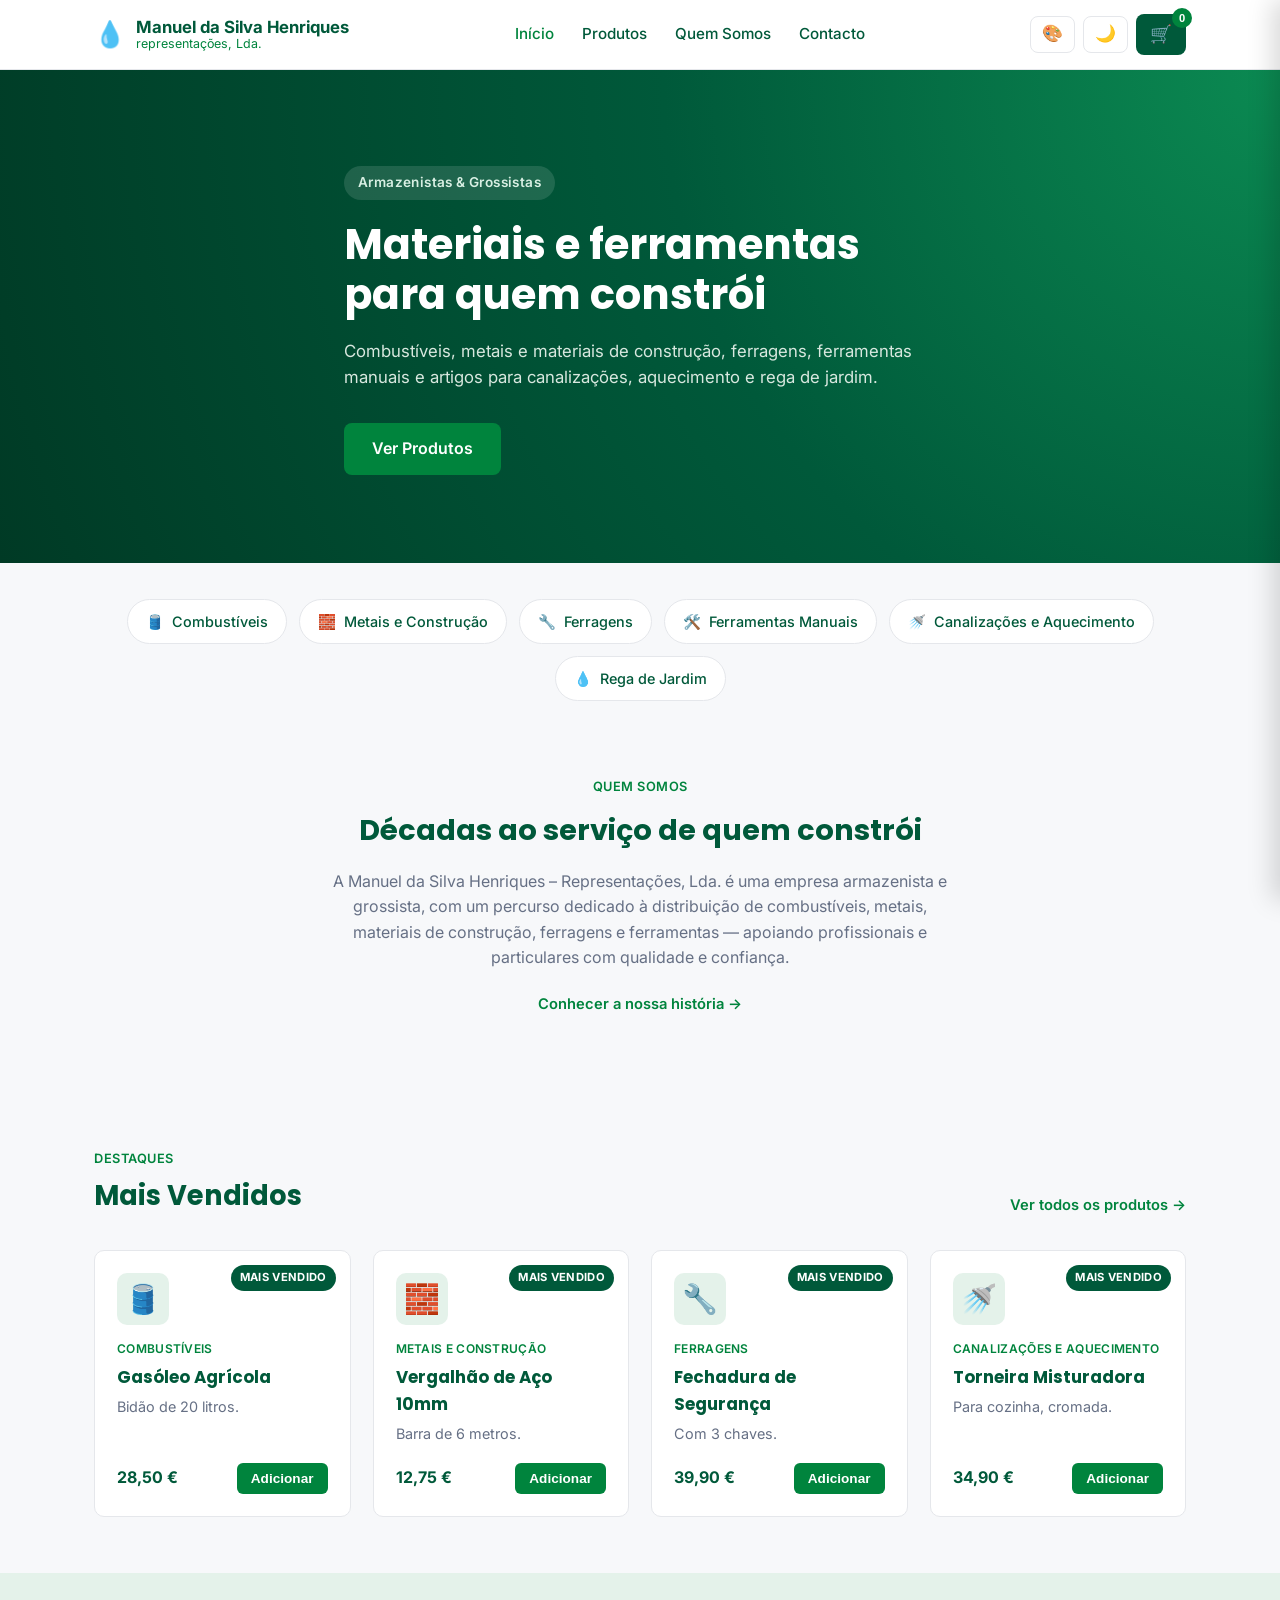
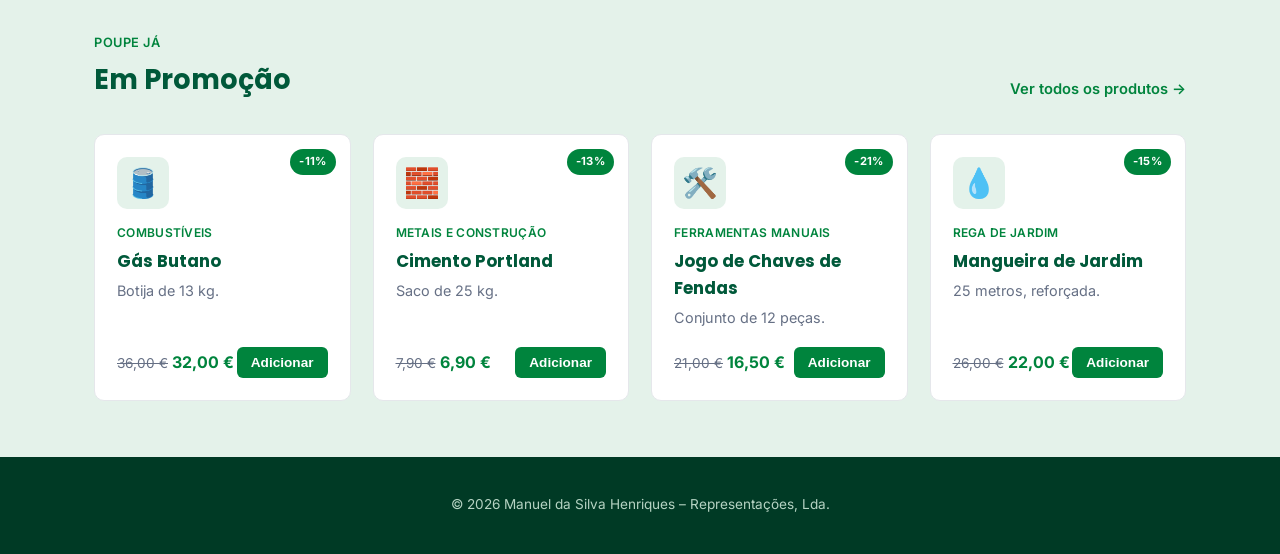
<file: index.html>
<!DOCTYPE html>
<html lang="pt">
<head>
  <meta charset="UTF-8">
  <meta name="viewport" content="width=device-width, initial-scale=1.0">
  <title>Manuel da Silva Henriques - Representações, Lda</title>
  <link rel="preconnect" href="https://fonts.googleapis.com">
  <link rel="preconnect" href="https://fonts.gstatic.com" crossorigin>
  <link href="https://fonts.googleapis.com/css2?family=Poppins:wght@600;700&family=Inter:wght@400;500;600&display=swap" rel="stylesheet">
  <link rel="stylesheet" href="styles.css">
  <script src="theme.js"></script>
</head>
<body>

  <header class="site-header">
    <div class="container header-inner">
      <a href="index.html" class="logo">
        <span class="logo-drop">💧</span>
        <span class="logo-text">
          <span class="logo-name">Manuel da Silva Henriques</span>
          <span class="logo-sub">representações, Lda.</span>
        </span>
      </a>
      <nav class="main-nav">
        <a href="index.html" class="nav-active">Início</a>
        <a href="produtos.html">Produtos</a>
        <a href="sobre.html">Quem Somos</a>
        <a href="contacto.html">Contacto</a>
      </nav>
      <div class="header-actions">
        <button id="palette-toggle" class="theme-btn" aria-label="Mudar cores">🎨</button>
        <button id="mode-toggle" class="theme-btn" aria-label="Modo escuro">🌙</button>
        <button id="cart-toggle" class="cart-toggle" aria-label="Abrir carrinho">
          🛒 <span id="cart-count" class="cart-badge" hidden>0</span>
        </button>
      </div>
    </div>
  </header>

  <section class="hero">
    <div class="container hero-inner">
      <span class="hero-tag">Armazenistas &amp; Grossistas</span>
      <h1>Materiais e ferramentas para quem constrói</h1>
      <p>Combustíveis, metais e materiais de construção, ferragens, ferramentas manuais e artigos para canalizações, aquecimento e rega de jardim.</p>
      <a href="produtos.html" class="cta-btn">Ver Produtos</a>
    </div>
  </section>

  <section class="quick-categories">
    <div class="container">
      <div id="category-links" class="category-links"></div>
    </div>
  </section>

  <section class="history">
    <div class="container history-inner">
      <div>
        <span class="section-tag">Quem Somos</span>
        <h2>Décadas ao serviço de quem constrói</h2>
        <p>A Manuel da Silva Henriques – Representações, Lda. é uma empresa armazenista e grossista, com um percurso dedicado à distribuição de combustíveis, metais, materiais de construção, ferragens e ferramentas — apoiando profissionais e particulares com qualidade e confiança.</p>
        <a href="sobre.html" class="link-arrow">Conhecer a nossa história →</a>
      </div>
    </div>
  </section>

  <section class="products">
    <div class="container">
      <div class="section-header">
        <div>
          <span class="section-tag">Destaques</span>
          <h2>Mais Vendidos</h2>
        </div>
        <a href="produtos.html" class="link-arrow">Ver todos os produtos →</a>
      </div>
      <div id="bestseller-grid" class="product-grid"></div>
    </div>
  </section>

  <section class="products promo-section">
    <div class="container">
      <div class="section-header">
        <div>
          <span class="section-tag">Poupe já</span>
          <h2>Em Promoção</h2>
        </div>
        <a href="produtos.html" class="link-arrow">Ver todos os produtos →</a>
      </div>
      <div id="promo-grid" class="product-grid"></div>
    </div>
  </section>

  <footer class="site-footer">
    <div class="container">
      <p>&copy; <span id="year"></span> Manuel da Silva Henriques – Representações, Lda.</p>
    </div>
  </footer>

  <!-- Carrinho -->
  <div id="cart-overlay" class="cart-overlay"></div>
  <aside id="cart-panel" class="cart-panel">
    <div class="cart-header">
      <h2>O Seu Carrinho</h2>
      <button id="cart-close" aria-label="Fechar carrinho">✕</button>
    </div>
    <div id="cart-items" class="cart-items"></div>
    <p id="cart-empty" class="cart-empty">O seu carrinho está vazio.</p>
    <div class="cart-footer">
      <div class="cart-total-row">
        <span>Total</span>
        <strong id="cart-total">0,00 €</strong>
      </div>
      <button id="send-order" class="send-order-btn">Enviar Pedido por Email</button>
      <p class="cart-note">Sem pagamento online por agora — o pedido é enviado por email e a empresa entra em contacto.</p>
    </div>
  </aside>

  <script src="products.js"></script>
  <script src="cart.js"></script>
  <script src="shop.js"></script>
  <script src="home.js"></script>
  <script src="common.js"></script>
</body>
</html>
</file>
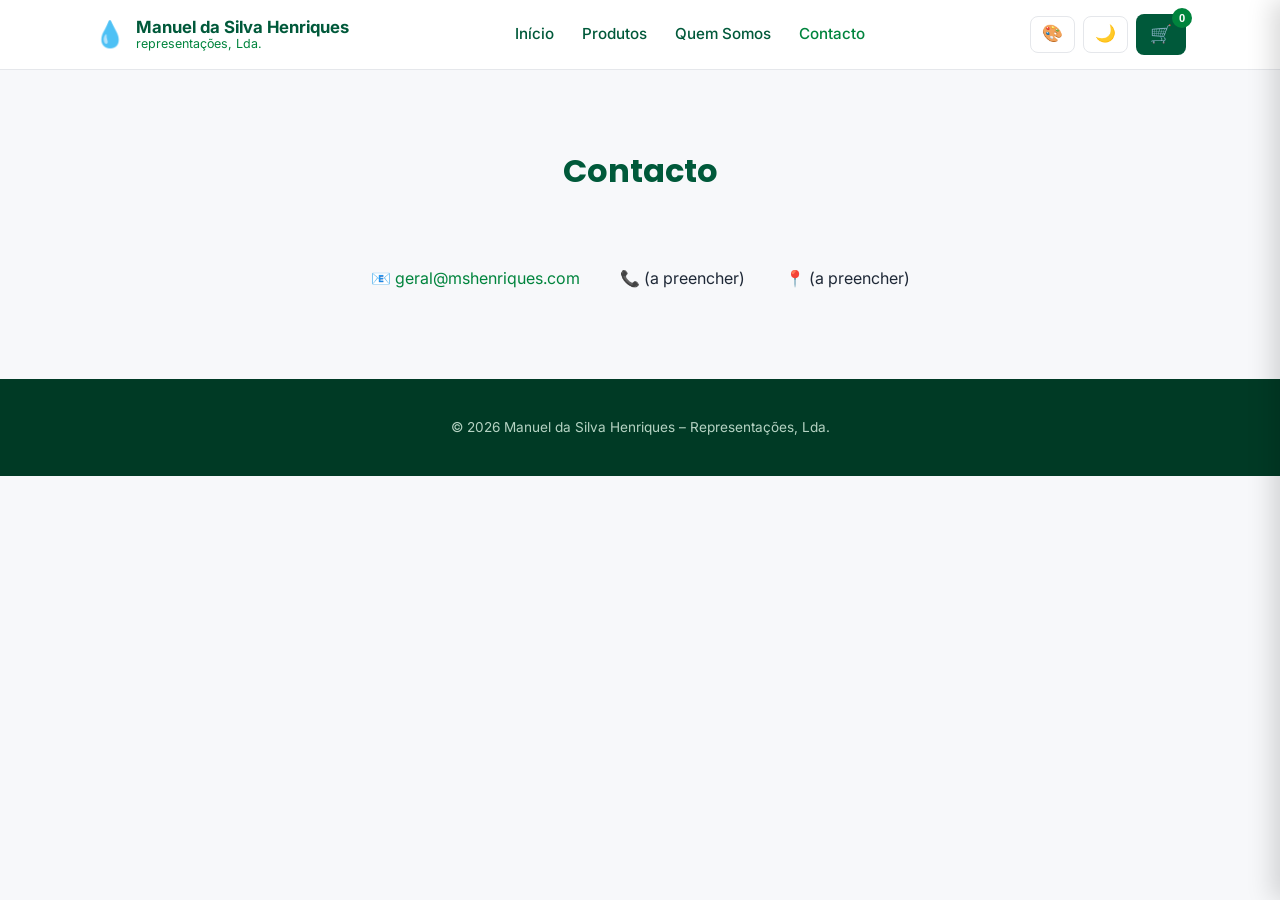
<file: contacto.html>
<!DOCTYPE html>
<html lang="pt">
<head>
  <meta charset="UTF-8">
  <meta name="viewport" content="width=device-width, initial-scale=1.0">
  <title>Contacto - Manuel da Silva Henriques</title>
  <link rel="preconnect" href="https://fonts.googleapis.com">
  <link rel="preconnect" href="https://fonts.gstatic.com" crossorigin>
  <link href="https://fonts.googleapis.com/css2?family=Poppins:wght@600;700&family=Inter:wght@400;500;600&display=swap" rel="stylesheet">
  <link rel="stylesheet" href="styles.css">
  <script src="theme.js"></script>
</head>
<body>

  <header class="site-header">
    <div class="container header-inner">
      <a href="index.html" class="logo">
        <span class="logo-drop">💧</span>
        <span class="logo-text">
          <span class="logo-name">Manuel da Silva Henriques</span>
          <span class="logo-sub">representações, Lda.</span>
        </span>
      </a>
      <nav class="main-nav">
        <a href="index.html">Início</a>
        <a href="produtos.html">Produtos</a>
        <a href="sobre.html">Quem Somos</a>
        <a href="contacto.html" class="nav-active">Contacto</a>
      </nav>
      <div class="header-actions">
        <button id="palette-toggle" class="theme-btn" aria-label="Mudar cores">🎨</button>
        <button id="mode-toggle" class="theme-btn" aria-label="Modo escuro">🌙</button>
        <button id="cart-toggle" class="cart-toggle" aria-label="Abrir carrinho">
          🛒 <span id="cart-count" class="cart-badge" hidden>0</span>
        </button>
      </div>
    </div>
  </header>

  <section class="page-header">
    <div class="container">
      <h1>Contacto</h1>
    </div>
  </section>

  <section class="contact-page">
    <div class="container contact-grid">
      <p>📧 <a href="mailto:geral@mshenriques.com">geral@mshenriques.com</a></p>
      <p>📞 (a preencher)</p>
      <p>📍 (a preencher)</p>
    </div>
  </section>

  <footer class="site-footer">
    <div class="container">
      <p>&copy; <span id="year"></span> Manuel da Silva Henriques – Representações, Lda.</p>
    </div>
  </footer>

  <!-- Carrinho -->
  <div id="cart-overlay" class="cart-overlay"></div>
  <aside id="cart-panel" class="cart-panel">
    <div class="cart-header">
      <h2>O Seu Carrinho</h2>
      <button id="cart-close" aria-label="Fechar carrinho">✕</button>
    </div>
    <div id="cart-items" class="cart-items"></div>
    <p id="cart-empty" class="cart-empty">O seu carrinho está vazio.</p>
    <div class="cart-footer">
      <div class="cart-total-row">
        <span>Total</span>
        <strong id="cart-total">0,00 €</strong>
      </div>
      <button id="send-order" class="send-order-btn">Enviar Pedido por Email</button>
      <p class="cart-note">Sem pagamento online por agora — o pedido é enviado por email e a empresa entra em contacto.</p>
    </div>
  </aside>

  <script src="products.js"></script>
  <script src="cart.js"></script>
  <script src="common.js"></script>
</body>
</html>
</file>
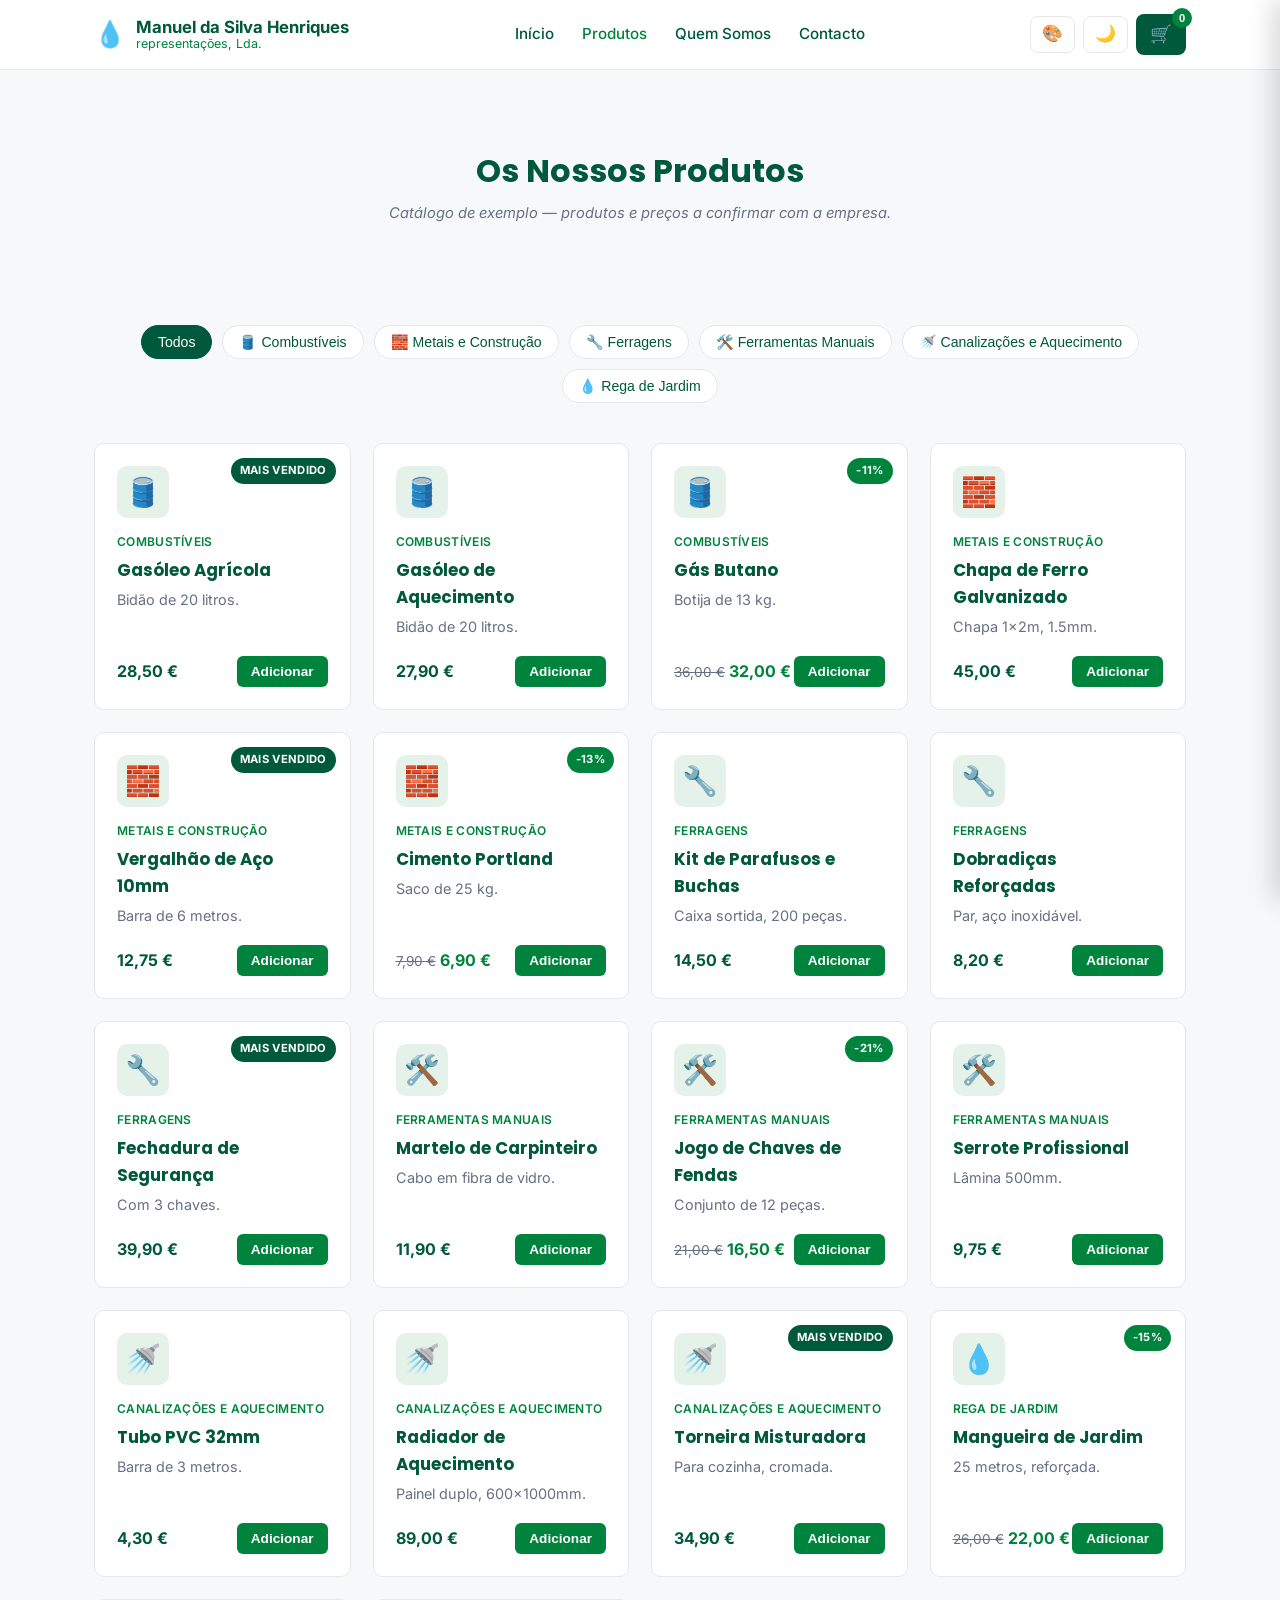
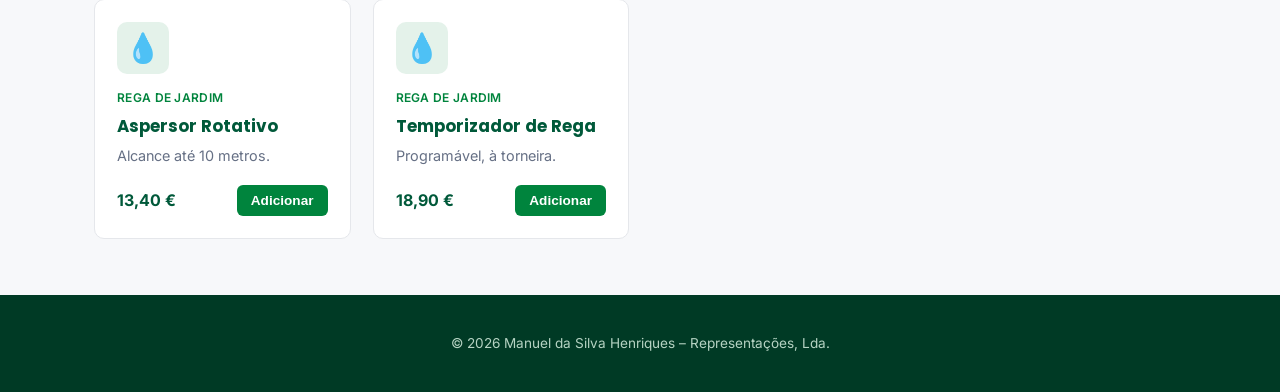
<file: produtos.html>
<!DOCTYPE html>
<html lang="pt">
<head>
  <meta charset="UTF-8">
  <meta name="viewport" content="width=device-width, initial-scale=1.0">
  <title>Produtos - Manuel da Silva Henriques</title>
  <link rel="preconnect" href="https://fonts.googleapis.com">
  <link rel="preconnect" href="https://fonts.gstatic.com" crossorigin>
  <link href="https://fonts.googleapis.com/css2?family=Poppins:wght@600;700&family=Inter:wght@400;500;600&display=swap" rel="stylesheet">
  <link rel="stylesheet" href="styles.css">
  <script src="theme.js"></script>
</head>
<body>

  <header class="site-header">
    <div class="container header-inner">
      <a href="index.html" class="logo">
        <span class="logo-drop">💧</span>
        <span class="logo-text">
          <span class="logo-name">Manuel da Silva Henriques</span>
          <span class="logo-sub">representações, Lda.</span>
        </span>
      </a>
      <nav class="main-nav">
        <a href="index.html">Início</a>
        <a href="produtos.html" class="nav-active">Produtos</a>
        <a href="sobre.html">Quem Somos</a>
        <a href="contacto.html">Contacto</a>
      </nav>
      <div class="header-actions">
        <button id="palette-toggle" class="theme-btn" aria-label="Mudar cores">🎨</button>
        <button id="mode-toggle" class="theme-btn" aria-label="Modo escuro">🌙</button>
        <button id="cart-toggle" class="cart-toggle" aria-label="Abrir carrinho">
          🛒 <span id="cart-count" class="cart-badge" hidden>0</span>
        </button>
      </div>
    </div>
  </header>

  <section class="page-header">
    <div class="container">
      <h1>Os Nossos Produtos</h1>
      <p class="section-subtitle">Catálogo de exemplo — produtos e preços a confirmar com a empresa.</p>
    </div>
  </section>

  <section class="products">
    <div class="container">
      <div id="category-filters" class="category-filters"></div>
      <div id="product-grid" class="product-grid"></div>
    </div>
  </section>

  <footer class="site-footer">
    <div class="container">
      <p>&copy; <span id="year"></span> Manuel da Silva Henriques – Representações, Lda.</p>
    </div>
  </footer>

  <!-- Carrinho -->
  <div id="cart-overlay" class="cart-overlay"></div>
  <aside id="cart-panel" class="cart-panel">
    <div class="cart-header">
      <h2>O Seu Carrinho</h2>
      <button id="cart-close" aria-label="Fechar carrinho">✕</button>
    </div>
    <div id="cart-items" class="cart-items"></div>
    <p id="cart-empty" class="cart-empty">O seu carrinho está vazio.</p>
    <div class="cart-footer">
      <div class="cart-total-row">
        <span>Total</span>
        <strong id="cart-total">0,00 €</strong>
      </div>
      <button id="send-order" class="send-order-btn">Enviar Pedido por Email</button>
      <p class="cart-note">Sem pagamento online por agora — o pedido é enviado por email e a empresa entra em contacto.</p>
    </div>
  </aside>

  <script src="products.js"></script>
  <script src="cart.js"></script>
  <script src="shop.js"></script>
  <script src="catalog.js"></script>
  <script src="common.js"></script>
</body>
</html>
</file>
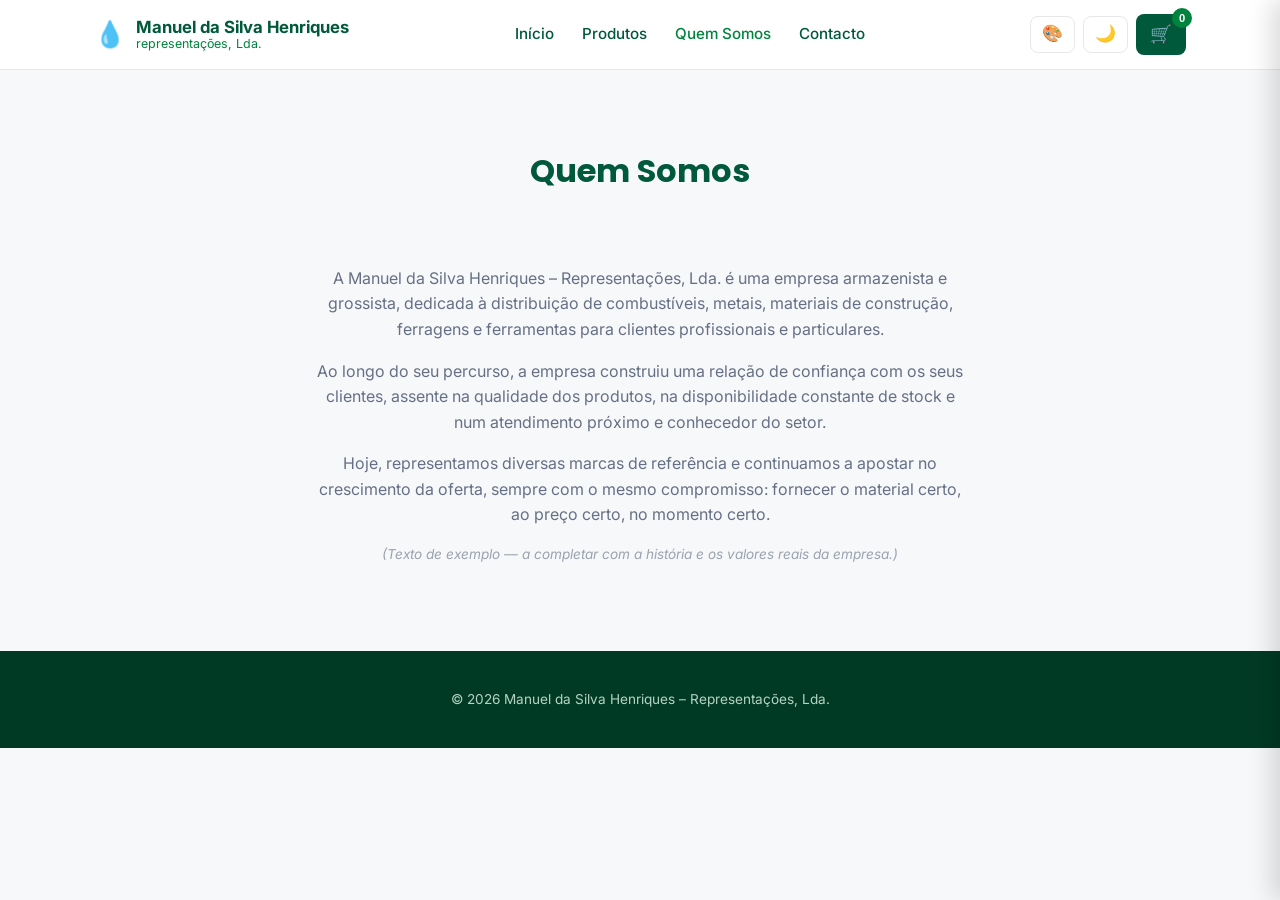
<file: sobre.html>
<!DOCTYPE html>
<html lang="pt">
<head>
  <meta charset="UTF-8">
  <meta name="viewport" content="width=device-width, initial-scale=1.0">
  <title>Quem Somos - Manuel da Silva Henriques</title>
  <link rel="preconnect" href="https://fonts.googleapis.com">
  <link rel="preconnect" href="https://fonts.gstatic.com" crossorigin>
  <link href="https://fonts.googleapis.com/css2?family=Poppins:wght@600;700&family=Inter:wght@400;500;600&display=swap" rel="stylesheet">
  <link rel="stylesheet" href="styles.css">
  <script src="theme.js"></script>
</head>
<body>

  <header class="site-header">
    <div class="container header-inner">
      <a href="index.html" class="logo">
        <span class="logo-drop">💧</span>
        <span class="logo-text">
          <span class="logo-name">Manuel da Silva Henriques</span>
          <span class="logo-sub">representações, Lda.</span>
        </span>
      </a>
      <nav class="main-nav">
        <a href="index.html">Início</a>
        <a href="produtos.html">Produtos</a>
        <a href="sobre.html" class="nav-active">Quem Somos</a>
        <a href="contacto.html">Contacto</a>
      </nav>
      <div class="header-actions">
        <button id="palette-toggle" class="theme-btn" aria-label="Mudar cores">🎨</button>
        <button id="mode-toggle" class="theme-btn" aria-label="Modo escuro">🌙</button>
        <button id="cart-toggle" class="cart-toggle" aria-label="Abrir carrinho">
          🛒 <span id="cart-count" class="cart-badge" hidden>0</span>
        </button>
      </div>
    </div>
  </header>

  <section class="page-header">
    <div class="container">
      <h1>Quem Somos</h1>
    </div>
  </section>

  <section class="about-page">
    <div class="container about-content">
      <p>A Manuel da Silva Henriques – Representações, Lda. é uma empresa armazenista e grossista, dedicada à distribuição de combustíveis, metais, materiais de construção, ferragens e ferramentas para clientes profissionais e particulares.</p>
      <p>Ao longo do seu percurso, a empresa construiu uma relação de confiança com os seus clientes, assente na qualidade dos produtos, na disponibilidade constante de stock e num atendimento próximo e conhecedor do setor.</p>
      <p>Hoje, representamos diversas marcas de referência e continuamos a apostar no crescimento da oferta, sempre com o mesmo compromisso: fornecer o material certo, ao preço certo, no momento certo.</p>
      <p class="placeholder-note">(Texto de exemplo — a completar com a história e os valores reais da empresa.)</p>
    </div>
  </section>

  <footer class="site-footer">
    <div class="container">
      <p>&copy; <span id="year"></span> Manuel da Silva Henriques – Representações, Lda.</p>
    </div>
  </footer>

  <!-- Carrinho -->
  <div id="cart-overlay" class="cart-overlay"></div>
  <aside id="cart-panel" class="cart-panel">
    <div class="cart-header">
      <h2>O Seu Carrinho</h2>
      <button id="cart-close" aria-label="Fechar carrinho">✕</button>
    </div>
    <div id="cart-items" class="cart-items"></div>
    <p id="cart-empty" class="cart-empty">O seu carrinho está vazio.</p>
    <div class="cart-footer">
      <div class="cart-total-row">
        <span>Total</span>
        <strong id="cart-total">0,00 €</strong>
      </div>
      <button id="send-order" class="send-order-btn">Enviar Pedido por Email</button>
      <p class="cart-note">Sem pagamento online por agora — o pedido é enviado por email e a empresa entra em contacto.</p>
    </div>
  </aside>

  <script src="products.js"></script>
  <script src="cart.js"></script>
  <script src="common.js"></script>
</body>
</html>
</file>
<file: styles.css>
﻿:root {
  --primary: #00593a;
  --primary-dark: #003a25;
  --primary-light: #e4f2ea;
  --accent: #00843d;
  --accent-dark: #00662f;
  --hero-glow: #0b8a52;
  --shadow: rgba(0, 89, 58, 0.12);
  --heading: var(--primary);
  --accent-text: var(--accent);
  --bg: #f7f8fa;
  --surface: #fff;
  --text: #1f2937;
  --muted: #667085;
  --border: #e5e7eb;
  --radius: 10px;
}

:root[data-palette="msh"] {
  --primary: #1b3d6d;
  --primary-dark: #0e2440;
  --primary-light: #eaf0f8;
  --accent: #c0392b;
  --accent-dark: #9c2c20;
  --hero-glow: #2a5389;
  --shadow: rgba(27, 61, 109, 0.12);
}

:root[data-mode="dark"] {
  color-scheme: dark;
  --bg: #0f1512;
  --surface: #18211c;
  --text: #e6ece8;
  --muted: #9aa8a0;
  --border: #2a3730;
  --primary-light: #1d2b24;
  --heading: #7fd8a8;
  --accent-text: #4cd18a;
  --shadow: rgba(0, 0, 0, 0.45);
}

:root[data-mode="dark"][data-palette="msh"] {
  --bg: #0e141c;
  --surface: #18212d;
  --text: #e6eaf0;
  --muted: #9aa5b5;
  --border: #2a3646;
  --primary-light: #1c2938;
  --heading: #9db8e0;
  --accent-text: #ff7a6b;
}

* {
  box-sizing: border-box;
}

body {
  margin: 0;
  font-family: "Inter", -apple-system, BlinkMacSystemFont, "Segoe UI", Roboto, Helvetica, Arial, sans-serif;
  color: var(--text);
  background: var(--bg);
  line-height: 1.6;
}

h1, h2, h3 {
  font-family: "Poppins", "Inter", sans-serif;
}

a {
  color: inherit;
}

.container {
  max-width: 1140px;
  margin: 0 auto;
  padding: 0 24px;
}

/* Header */
.site-header {
  background: var(--surface);
  border-bottom: 1px solid var(--border);
  position: sticky;
  top: 0;
  z-index: 20;
}

.header-inner {
  display: flex;
  align-items: center;
  justify-content: space-between;
  padding: 14px 24px;
  gap: 16px;
}

.logo {
  display: flex;
  align-items: center;
  gap: 10px;
  text-decoration: none;
  color: var(--heading);
}

.logo-drop {
  font-size: 1.6rem;
}

.logo-text {
  display: flex;
  flex-direction: column;
  line-height: 1.2;
}

.logo-name {
  font-weight: 700;
  font-size: 1.05rem;
}

.logo-sub {
  font-size: 0.78rem;
  color: var(--accent-text);
}

.main-nav {
  display: flex;
  gap: 28px;
}

.main-nav a {
  text-decoration: none;
  color: var(--heading);
  font-weight: 500;
  font-size: 0.95rem;
}

.main-nav a:hover {
  color: var(--accent-text);
}

.main-nav a.nav-active {
  color: var(--accent-text);
}

.cart-toggle {
  position: relative;
  background: var(--primary);
  color: #fff;
  border: none;
  border-radius: 8px;
  padding: 10px 14px;
  font-size: 1.1rem;
  cursor: pointer;
}

.cart-toggle:hover {
  background: var(--primary-dark);
}

.cart-badge {
  position: absolute;
  top: -6px;
  right: -6px;
  background: var(--accent);
  color: #fff;
  font-size: 0.7rem;
  font-weight: 700;
  border-radius: 50%;
  width: 20px;
  height: 20px;
  display: flex;
  align-items: center;
  justify-content: center;
}

/* Hero */
.hero {
  background: radial-gradient(circle at top right, var(--hero-glow) 0%, var(--primary) 45%, var(--primary-dark) 100%);
  color: #fff;
  padding: 96px 0 88px;
}

.hero-inner {
  max-width: 640px;
}

.hero-tag {
  display: inline-block;
  background: rgba(255, 255, 255, 0.12);
  color: #d8efe3;
  padding: 6px 14px;
  border-radius: 999px;
  font-size: 0.85rem;
  font-weight: 600;
  letter-spacing: 0.4px;
  margin-bottom: 20px;
}

.hero h1 {
  font-size: 2.6rem;
  line-height: 1.2;
  margin: 0 0 18px;
}

.hero p {
  color: #d8e8df;
  font-size: 1.05rem;
  margin: 0 0 32px;
}

.cta-btn {
  display: inline-block;
  background: var(--accent);
  color: #fff;
  text-decoration: none;
  font-weight: 600;
  padding: 13px 28px;
  border-radius: 8px;
  transition: background 0.15s ease;
}

.cta-btn:hover {
  background: var(--accent-dark);
}

/* Page header (Produtos / Quem Somos / Contacto) */
.page-header {
  padding: 48px 0 8px;
  text-align: center;
}

.page-header h1 {
  color: var(--heading);
  font-size: 2rem;
  margin-bottom: 6px;
}

/* Quick categories (home) */
.quick-categories {
  padding: 36px 0 0;
}

.category-links {
  display: flex;
  flex-wrap: wrap;
  justify-content: center;
  gap: 12px;
}

.category-link {
  display: flex;
  align-items: center;
  gap: 8px;
  background: var(--surface);
  border: 1px solid var(--border);
  color: var(--heading);
  text-decoration: none;
  font-weight: 500;
  font-size: 0.9rem;
  padding: 10px 18px;
  border-radius: 999px;
  transition: all 0.15s ease;
}

.category-link:hover {
  border-color: var(--primary);
  box-shadow: 0 4px 12px var(--shadow);
}

/* Company history teaser (home) */
.history {
  padding: 72px 0;
}

.history-inner {
  max-width: 680px;
  margin: 0 auto;
  text-align: center;
}

.history h2 {
  color: var(--heading);
  font-size: 1.8rem;
  margin: 8px 0 16px;
}

.history p {
  color: var(--muted);
  margin: 0 0 20px;
}

.section-tag {
  display: inline-block;
  color: var(--accent-text);
  font-weight: 600;
  font-size: 0.8rem;
  text-transform: uppercase;
  letter-spacing: 0.5px;
}

.link-arrow {
  color: var(--accent-text);
  text-decoration: none;
  font-weight: 600;
  font-size: 0.92rem;
}

.link-arrow:hover {
  text-decoration: underline;
}

/* Products */
.products {
  padding: 56px 0;
}

.promo-section {
  background: var(--primary-light);
}

.section-header {
  display: flex;
  align-items: flex-end;
  justify-content: space-between;
  margin-bottom: 32px;
  gap: 16px;
  flex-wrap: wrap;
}

.section-header h2 {
  color: var(--heading);
  margin: 4px 0 0;
  font-size: 1.7rem;
}

.products h1 {
  text-align: center;
  color: var(--heading);
  margin-bottom: 8px;
  font-size: 1.9rem;
}

.section-subtitle {
  text-align: center;
  color: var(--muted);
  font-size: 0.92rem;
  margin: 0 0 36px;
  font-style: italic;
}

.category-filters {
  display: flex;
  flex-wrap: wrap;
  justify-content: center;
  gap: 10px;
  margin-bottom: 40px;
}

.filter-btn {
  background: var(--surface);
  border: 1px solid var(--border);
  color: var(--heading);
  padding: 8px 16px;
  border-radius: 999px;
  font-size: 0.88rem;
  font-weight: 500;
  cursor: pointer;
  transition: all 0.15s ease;
}

.filter-btn:hover {
  border-color: var(--primary);
}

.filter-btn.active {
  background: var(--primary);
  border-color: var(--primary);
  color: #fff;
}

.product-grid {
  display: grid;
  grid-template-columns: repeat(auto-fit, minmax(250px, 1fr));
  gap: 22px;
}

.product-card {
  position: relative;
  background: var(--surface);
  border: 1px solid var(--border);
  border-radius: var(--radius);
  padding: 22px;
  display: flex;
  flex-direction: column;
  transition: box-shadow 0.15s ease, transform 0.15s ease;
}

.badge {
  position: absolute;
  top: 14px;
  right: 14px;
  font-size: 0.7rem;
  font-weight: 700;
  padding: 4px 9px;
  border-radius: 999px;
  text-transform: uppercase;
  letter-spacing: 0.3px;
}

.badge-sale {
  background: var(--accent);
  color: #fff;
}

.badge-bestseller {
  background: var(--primary);
  color: #fff;
}

.product-card[hidden] {
  display: none;
}

.product-card:hover {
  box-shadow: 0 8px 24px var(--shadow);
  transform: translateY(-2px);
}

.product-icon {
  font-size: 1.8rem;
  width: 52px;
  height: 52px;
  display: flex;
  align-items: center;
  justify-content: center;
  background: var(--primary-light);
  border-radius: 10px;
  margin-bottom: 14px;
}

.product-category {
  font-size: 0.75rem;
  color: var(--accent-text);
  font-weight: 600;
  text-transform: uppercase;
  letter-spacing: 0.3px;
}

.product-card h3 {
  color: var(--heading);
  margin: 6px 0 4px;
  font-size: 1.05rem;
}

.product-card p {
  color: var(--muted);
  font-size: 0.9rem;
  margin: 0 0 18px;
  flex-grow: 1;
}

.product-footer {
  display: flex;
  align-items: center;
  justify-content: space-between;
}

.product-price {
  font-weight: 700;
  color: var(--heading);
}

.price-old {
  color: var(--muted);
  text-decoration: line-through;
  font-size: 0.85rem;
}

.product-price.sale {
  color: var(--accent-text);
}

.add-btn {
  background: var(--accent);
  color: #fff;
  border: none;
  padding: 8px 14px;
  border-radius: 6px;
  font-size: 0.85rem;
  font-weight: 600;
  cursor: pointer;
  transition: background 0.15s ease;
}

.add-btn:hover {
  background: var(--accent-dark);
}

.add-btn:disabled {
  background: #003a25;
  cursor: default;
}

/* About page */
.about-page {
  padding: 40px 0 72px;
}

.about-content {
  max-width: 700px;
  margin: 0 auto;
  text-align: center;
  color: var(--muted);
}

.placeholder-note {
  font-style: italic;
  font-size: 0.85rem;
  color: #9aa2ae;
}

/* Contact page */
.contact-page {
  padding: 40px 0 72px;
}

.contact-grid {
  display: flex;
  justify-content: center;
  gap: 40px;
  flex-wrap: wrap;
  text-align: center;
}

.contact-grid a {
  color: var(--accent-text);
  text-decoration: none;
}

/* Footer */
.site-footer {
  background: var(--primary-dark);
  color: #b5d3c3;
  text-align: center;
  padding: 24px 0;
  font-size: 0.85rem;
}

/* Cart panel */
.cart-overlay {
  position: fixed;
  inset: 0;
  background: rgba(0, 38, 24, 0.5);
  opacity: 0;
  pointer-events: none;
  transition: opacity 0.2s ease;
  z-index: 30;
}

.cart-overlay.open {
  opacity: 1;
  pointer-events: auto;
}

.cart-panel {
  position: fixed;
  top: 0;
  right: 0;
  height: 100%;
  width: 380px;
  max-width: 90vw;
  background: var(--surface);
  box-shadow: -8px 0 24px rgba(0, 0, 0, 0.15);
  transform: translateX(100%);
  transition: transform 0.25s ease;
  z-index: 31;
  display: flex;
  flex-direction: column;
}

.cart-panel.open {
  transform: translateX(0);
}

.cart-header {
  display: flex;
  align-items: center;
  justify-content: space-between;
  padding: 20px;
  border-bottom: 1px solid var(--border);
}

.cart-header h2 {
  margin: 0;
  color: var(--heading);
  font-size: 1.2rem;
}

.cart-header button {
  background: none;
  border: none;
  font-size: 1.1rem;
  cursor: pointer;
  color: var(--muted);
}

.cart-items {
  flex: 1;
  overflow-y: auto;
  padding: 12px 20px;
}

.cart-item {
  display: flex;
  align-items: center;
  justify-content: space-between;
  gap: 12px;
  padding: 14px 0;
  border-bottom: 1px solid var(--border);
}

.cart-item-info {
  display: flex;
  flex-direction: column;
  font-size: 0.9rem;
}

.cart-item-info span {
  color: var(--muted);
  font-size: 0.8rem;
}

.cart-item-controls {
  display: flex;
  align-items: center;
  gap: 6px;
}

.qty-btn {
  color: var(--text);
  width: 26px;
  height: 26px;
  border: 1px solid var(--border);
  background: var(--surface);
  border-radius: 6px;
  cursor: pointer;
  font-size: 0.95rem;
}

.qty-value {
  min-width: 18px;
  text-align: center;
  font-size: 0.9rem;
}

.remove-btn {
  background: none;
  border: none;
  color: var(--muted);
  cursor: pointer;
  margin-left: 6px;
}

.remove-btn:hover {
  color: var(--accent-text);
}

.cart-empty {
  text-align: center;
  color: var(--muted);
  padding: 40px 20px;
}

.cart-footer {
  padding: 18px 20px;
  border-top: 1px solid var(--border);
}

.cart-total-row {
  display: flex;
  justify-content: space-between;
  font-size: 1.05rem;
  margin-bottom: 14px;
}

.send-order-btn {
  width: 100%;
  background: var(--accent);
  color: #fff;
  border: none;
  padding: 13px;
  border-radius: 8px;
  font-weight: 600;
  cursor: pointer;
}

.send-order-btn:hover {
  background: var(--accent-dark);
}

.cart-note {
  font-size: 0.78rem;
  color: var(--muted);
  text-align: center;
  margin: 10px 0 0;
}

/* Responsive */
@media (max-width: 720px) {
  .main-nav {
    display: none;
  }

  .hero h1 {
    font-size: 2rem;
  }
}

/* Theme buttons */
.header-actions {
  display: flex;
  align-items: center;
  gap: 8px;
}

.theme-btn {
  background: var(--surface);
  border: 1px solid var(--border);
  border-radius: 8px;
  padding: 9px 11px;
  font-size: 1.05rem;
  cursor: pointer;
  line-height: 1;
}

.theme-btn:hover {
  border-color: var(--primary);
}
</file>
